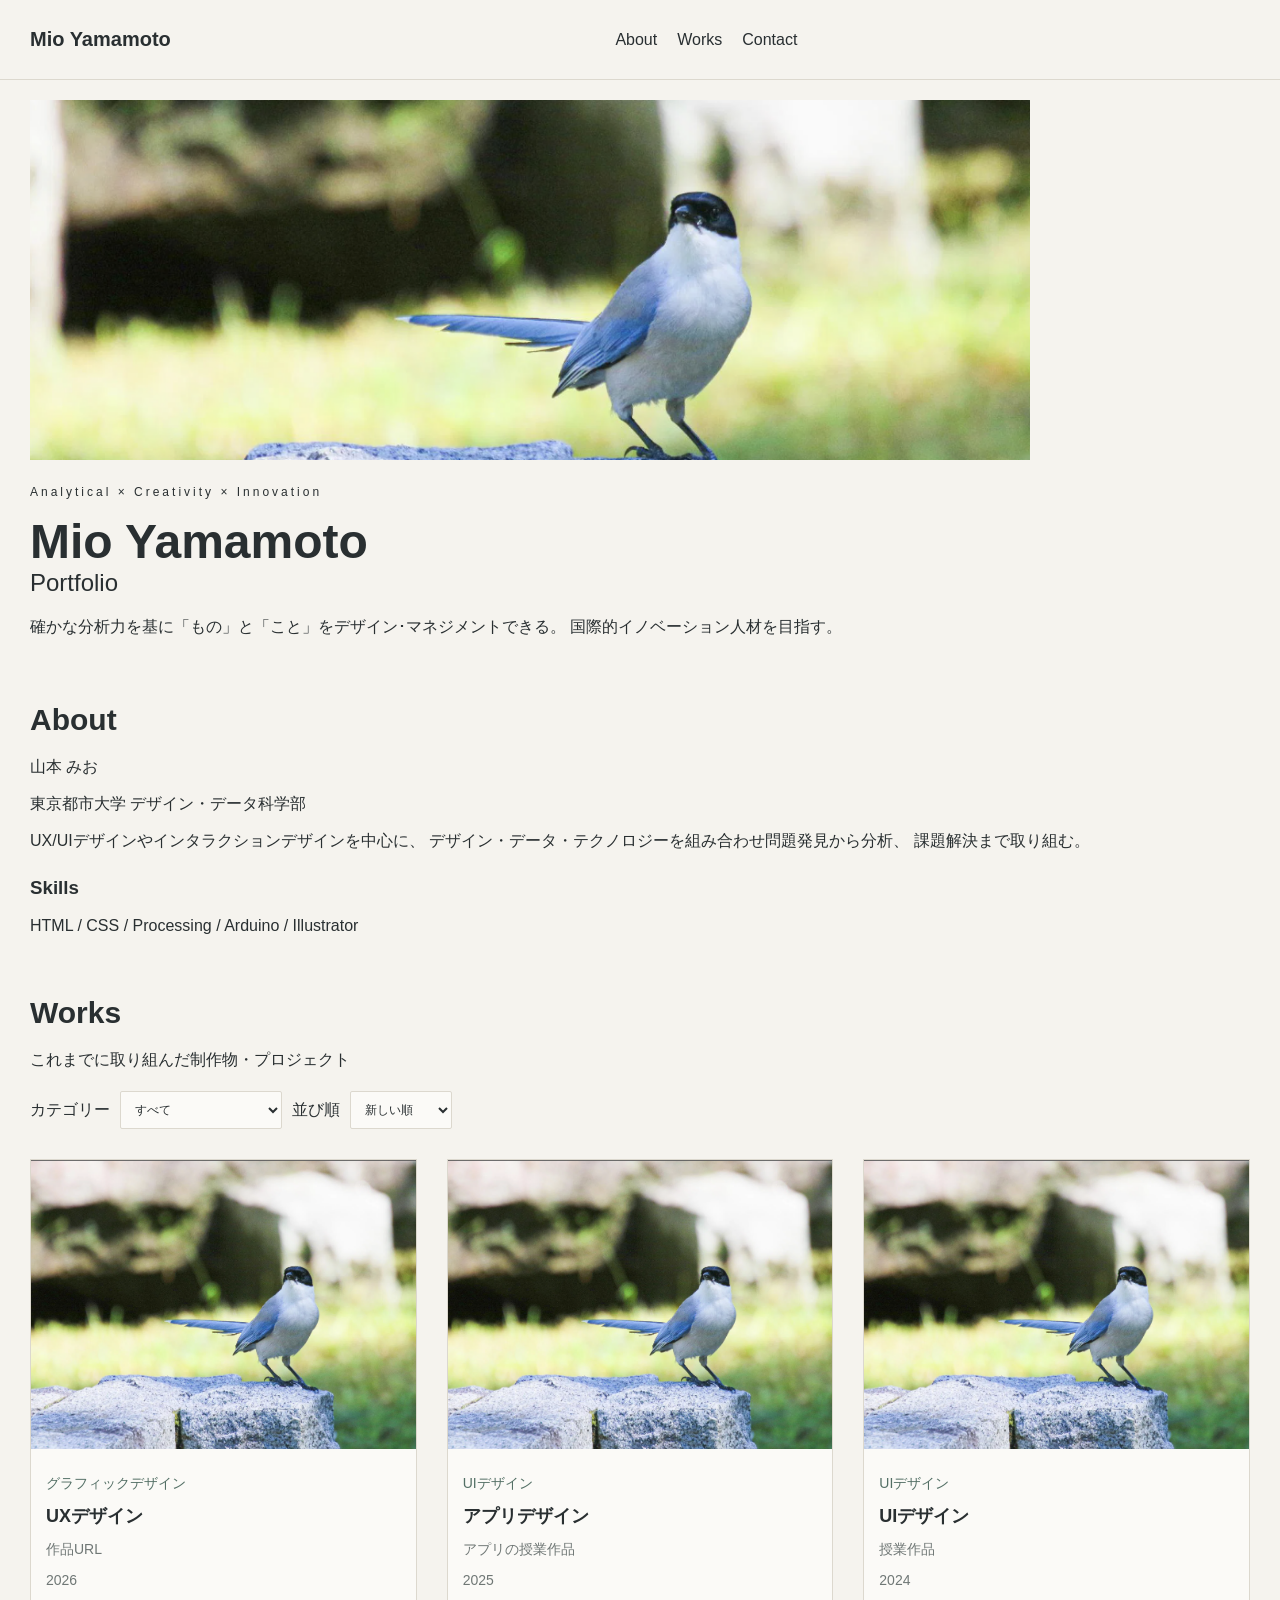
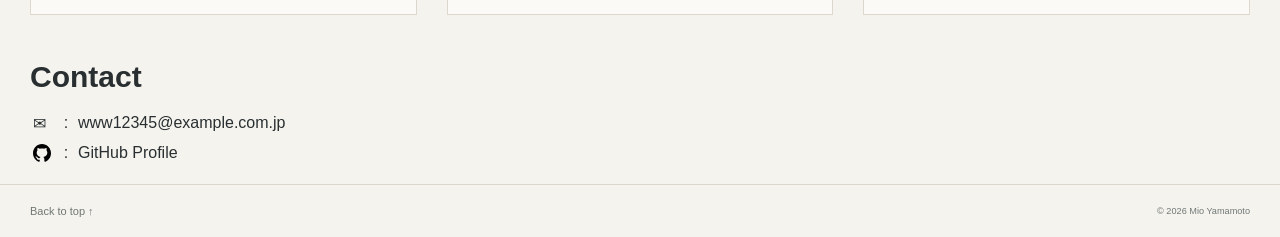
<file: index.html>
<!DOCTYPE html>
<html lang="ja">
    <head>
        <meta charset="UTF-8">
        <meta name="viewport" content="width=device-width, initial-scale=1.0">
        <meta name="description" content="山本みおのポートフォリオ。UI/UX、インタラクションデザイン、データ活用に関する制作物を紹介します。">
        <title>Mio Yamamoto | Portfolio</title>
        <link rel="stylesheet" href="style.css">
    </head>

    <body>
        <header>
            <a href="#top" class="site-logo">Mio Yamamoto</a>

            <nav aria-label="メインナビゲーション">
                <a href="#about">About</a>
                <a href="#works">Works</a>
                <a href="#contact">Contact</a>
            </nav>
            <div class="weather-widget">
                <span id="weather-icon" aria-label="現在の天気"></span>
                <span id="weather-temperature"></span>
            </div>
        </header>

        <main>
            <section id="top" aria-labelledby="hero-title">
                <img
                    src="./media/スクリーンショット 2026-09-25 145823.png"
                    alt="ポートフォリオのメインビジュアル"
                    class="hero-image"
                >

                <p class="eyebrow">Analytical × Creativity × Innovation</p>

                <h1 id="hero-title">
                    Mio Yamamoto
                    <span>Portfolio</span>
                </h1>

                <p class="hero-description">
                    確かな分析力を基に「もの」と「こと」をデザイン･マネジメントできる。
                    国際的イノベーション人材を目指す。
                </p>

            </section>

            <section id="about" aria-labelledby="about-title">
                <h2 id="about-title">About</h2>

                <p>山本 みお</p>
                <p>東京都市大学 デザイン・データ科学部</p>

                <p>
                    UX/UIデザインやインタラクションデザインを中心に、
                    デザイン・データ・テクノロジーを組み合わせ問題発見から分析、
                    課題解決まで取り組む。
                </p>

                <h3>Skills</h3>
                <p>HTML / CSS / Processing / Arduino / Illustrator</p>
            </section>


            <section id="works" aria-labelledby="works-title">
                <h2 id="works-title">Works</h2>

                <div class="works-header">
                    <p>これまでに取り組んだ制作物・プロジェクト</p>

                    <div class="works-controls">
                        <label for="category">カテゴリー</label>
                        <select id="category">
                            <option value="all">すべて</option>
                        </select>

                        <label for="sort">並び順</label>
                        <select id="sort">
                            <option value="new">新しい順</option>
                            <option value="old">古い順</option>
                            <option value="title">タイトル順</option>
                        </select>
                    </div>
                </div>
                <div id="works-grid" aria-live="polite"></div>
            </section>

                    
            <section id="contact" aria-labelledby="contact-title">
                <h2 id="contact-title">Contact</h2>

                <div class="contact-item">
                    <span class="contact-icon">✉</span>
                    <span class="contact-colon">:</span>
                    <a href="mailto:www12345@example.com.jp">
                        www12345@example.com.jp
                    </a>
                </div>

                <div class="contact-item">
                    <img src="github-mark.svg"
                        alt=""
                        class="github-icon">
                    <span class="contact-colon">:</span>
                    <a href="https://github.com/Mio-maker-hub"
                    target="_blank"
                    rel="noopener noreferrer">
                        GitHub Profile
                    </a>
                </div>

            </section>

        </main>

        <footer>
            <a href="#top">Back to top ↑</a>
            <small>© 2026 Mio Yamamoto</small>
        </footer>

        <script src="works.js"></script>
    </body>
</html>
</file>
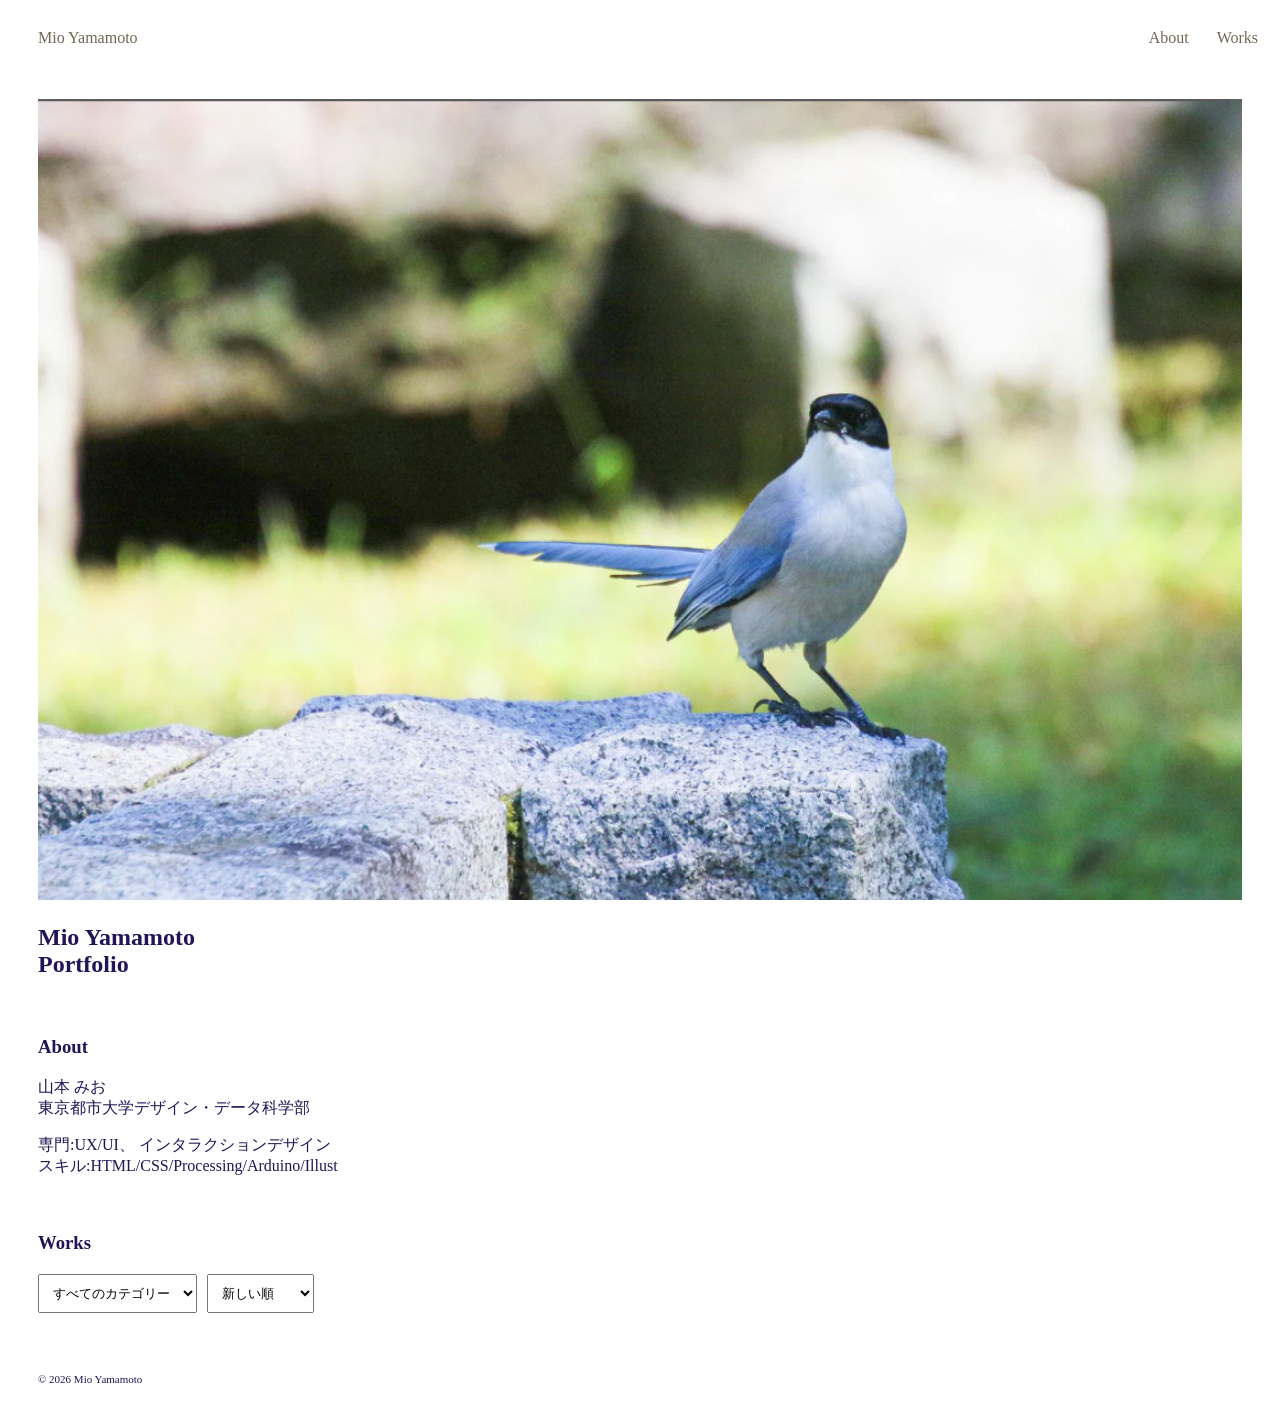
<file: 20260925_Web pro/index.html>
<!DOCTYPE html>
<html lang ="ja">
    <head>
        <meta charset="UTF-8">
        <title>Mio Yamamoto</title>
        <link rel="stylesheet" href="style.css">
    </head>
    
    <body>
        <header>
                <a href="#top">Mio Yamamoto</a>
            <nav>    
                <a href="#about">About</a>
                <a href="#works">Works</a>
            </nav>
        </header>
        <main>
          <section id="top">
            <p style="text-align:center"><img src="./media/スクリーンショット 2026-09-25 145823.png" width="100%">
            <h1>
                Mio Yamamoto<br>
                Portfolio
            </h1>
            </p>
          </section>

          <section id="about">
          <h3>About</h3>
          <p>
                山本 みお<br>
                東京都市大学デザイン・データ科学部
          </p>
          <p>
                専門:UX/UI、 インタラクションデザイン<br>
                スキル:HTML/CSS/Processing/Arduino/Illust
          </p>
          </section>

          <section id="works">
          <h3>Works</h3>
          <div class="works-controls">
              <select id="category">
                 <option value="all">すべてのカテゴリー</option>
              </select>
              <select id="sort">
                  <option value="new">新しい順</option>
                  <option value="old">古い順</option>
                  <option value="title">タイトル順</option>
              </select>
            </div>
          <div id="Works-grid"></div>
          </section>

        </main>
        <footer>
            <span>© 2026 Mio Yamamoto</span>

       </footer>
       <script src="works.js"></script>
    </body>
</html>
</file>
<file: style.css>
* {box-sizing: border-box; }

body{
    background: #F5F3EE;
    color: #292F31;
    margin: 0;
    font-family: Arial, "Noto Sans JP", sans-serif;
}

a {
    color: inherit;
    text-decoration: none;
}

html {
    scroll-behavior: smooth;
    scroll-padding-top: 100px
}

header {
    display: flex;
    justify-content: space-between;
    align-items: center;
    width: 100%;
    position: fixed;
    padding: 0px 30px;
    background: rgba(245, 243, 238, 0.94);
    height: 80px;
    top: 0;
    left: 0;
    z-index: 100;
    border-bottom: 1px solid #DCD8CE;
    backdrop-filter: blur(12px);
    flex-wrap: wrap;
    gap: 20px;
}

.site-logo {
    font-size: 20px;
    font-weight: bold;
}
nav {
    display: flex;
    gap: 28px;
}

section {
    padding: 10px 30px;
}

footer {
    padding: 20px 30px;
    font-size: 11px;
    display: flex;
    justify-content: space-between;
    align-items: center;
    border-top: 1px solid #DCD8CE;
    color: #6F7775;
}

nav a:hover {
    color: #536F65;
    text-decoration: underline;
    text-underline-offset: 5px;
}

#top{
    padding-top: 100px;   
}

.hero-image {
    width: 100%;
    max-width: 1000px;
    max-height: 360px;
    object-fit: cover;
    display: block;
    margin-bottom: 25px;
}

.eyebrow {
    font-size: 12px;
    letter-spacing: 3px;
}

#top h1 {
    font-size: 48px;
    margin: 15px 0;
}

#top h1 span {
    display: block;
    font-size: 24px;
    font-weight: normal;
}

.hero-description {
    font-size: 16px;
    line-height: 1.8;
}

/*Works*/
#works-grid {
    display: grid;
    grid-template-columns: repeat(3, 1fr);
    gap: 30px;
}

.work-info {
    padding: 15px;
}

.work-description {
    line-height: 1.6;
}

section h2 {
    font-size: 30px;
    margin-bottom: 20px;
}

section h3 {
    margin-top: 25px;
}

.work-card img{
    width: 100%;
    aspect-ratio: 4/3;
    object-fit: cover;
    display: block;
}

.work-card {
    border: 1px solid #DCD8CE;
    background: #FBFAF7;
}

.work-card h3 {
    margin: 10px 0;
    font-size: 18px;
}

.work-card p {
    margin: 8px 0;
    font-size: 14px;
    line-height: 1.6;
}

.work-card:hover {
    opacity: 0.85;
}

.works-controls {
    display: flex;
    align-items: center;
    flex-wrap: wrap;
    gap: 10px;
    margin-top: 20px;
    margin-bottom: 30px;
}

.works-controls select {
    padding: 10px;
    font-size: 12px;
    border: 1px solid #DCD8CE;
    border-radius: 2px;
    background: #FBFAF7;
    color: #292F31;
}

.work-category {
    font-size: 12px;
    padding-top: 0;
    color: #536F65;
}

.work-description {
    line-height: 1.8;
    color: #6F7775;
}

.work-year {
    font-size: 10px;
    margin-top: 10px;
    color: #6F7775;
}

.works-header p {
    margin: 0;
}

header nav {
    display: flex;
    flex-wrap: wrap;
    gap: 20px;
}

/*Contact*/
.contact-item {
    display: grid;
    grid-template-columns: 24px 12px auto;
    align-items: center;
    column-gap: 6px;
    margin-bottom: 12px;
}

.contact-icon,
.github-icon {
    width: 18px;
    height: 18px;
    display: block;
    object-fit: contain;
    justify-self: center;
    margin: 0;
}


.contact-colon {
    text-align: center;
    margin: 0;
}

#contact .contact-item a {
    text-decoration: none;
    transition: opacity 0.3s ease;
}

#contact .contact-item a:hover {
    opacity: 0.6;
    text-decoration: underline;
    text-underline-offset: 5px;
}

/*スマートフォン*/
@media screen and (max-width: 600px) {
    html {
        scroll-padding-top: 80px;
    }

    header {
        padding: 0 15px;
        height: 65px;
    }

    .site-logo {
        font-size: 16px;
    }

    nav {
        gap: 12px;
    }

    nav a {
        font-size: 13px;
    }

    section {
        padding: 20px 15px;
    }

    #top {
        padding-top: 85px;
    }

    #top img {
        width: 100%;
    }

    #works-grid {
        grid-template-columns: 1fr;
    }

    .works-controls {
        flex-direction: column;
        align-items: stretch;
    }

    .works-controls select {
        width: 100%;
    }

    footer {
        padding: 20px 15px;
        gap: 10px;
    }
    .weather-widget {
    gap: 4px;
    }

    #weather-icon {
        font-size: 18px;
    }

    #weather-temperature {
        font-size: 11px;
    }
    footer > a:hover {
        opacity: 0.6;
        text-decoration: underline;
        text-underline-offset: 5px;
    }



}

/*天気*/
#weather-icon {
    font-size: 22px;
    margin: 0;
    color: #536F65;
}

.weather-widget {
    display: flex;
    align-items: center;
    gap: 8px;
    white-space: nowrap;
}

#weather-temperature {
    font-size: 12px;
    color: #292F31;
}

/*晴*/
body.weather-sunny {
    background-color: #E8D4B8;
}

body.weather-sunny header {
    background-color: rgba(220, 177, 126, 0.97);
}

/*曇り*/
body.weather-cloudy {
    background-color: #D5DDD3;
}

body.weather-cloudy header {
    background-color: rgba(160, 179, 157, 0.97);
}

/*雨*/
body.weather-rainy {
    background-color: #CEDCE5;
}

body.weather-rainy header {
    background-color: rgba(143, 170, 190, 0.97);
}
</file>
<file: 20260925_Web pro/style.css>
* {box-sizing: border-box; }

body{
    background: #ffffff;
    color: #221457;
}

a {
    color:rgb(117, 102, 82);
    text-decoration:rgb(255, 99, 1);
}

html {
    scroll-behavior: smooth;
    scroll-padding-top: 100px
}

header {
    display: flex;
    justify-content: space-between;
    align-items: center;
    width: 100%;
    position: fixed;
    padding: 0px 30px;
    background: #ffffff;
    height: 75px;
    top: 0;
}

nav {
    display: flex;
    gap: 28px;
}

section {
    padding: 10px 30px;
}

footer {
    padding: 20px 30px;
    font-size: 11px;
}

nav a:hover {
    color:blue
}

#top{
    padding-top: 75px;   
}

/* Works */
#works-grid {
    display: grid;
    grid-template-columns: repeat(3, 1fr);
    gap: 30px;
}

.work-card img{
    width: 100%;
    aspect-ratio: 4/3;
    object-fit: cover;
    display: block;
}

.work-card{
    border: 1px solid #221457;
}

.work-card h4 {
    margin: 15px 1;
}

.work-card p {
    margin: 0 15px;
    font-size: 14px;
    line-height: 1;
}

.work-card:hover {
    opacity: 0.7;
}

.works-controls {
    display: flex;
    gap: 10px;
    margin-top: 20px;
    margin-bottom: 30px;
}

.works-controls select{
    padding: 10px;
    font-size: 16;
}

.work-category {
    font-size: 4px;
    padding-top: 14px;
    color:blue;
}

.work-year {
    font-size: 10px;
    margin-top: 10px;
}
</file>
